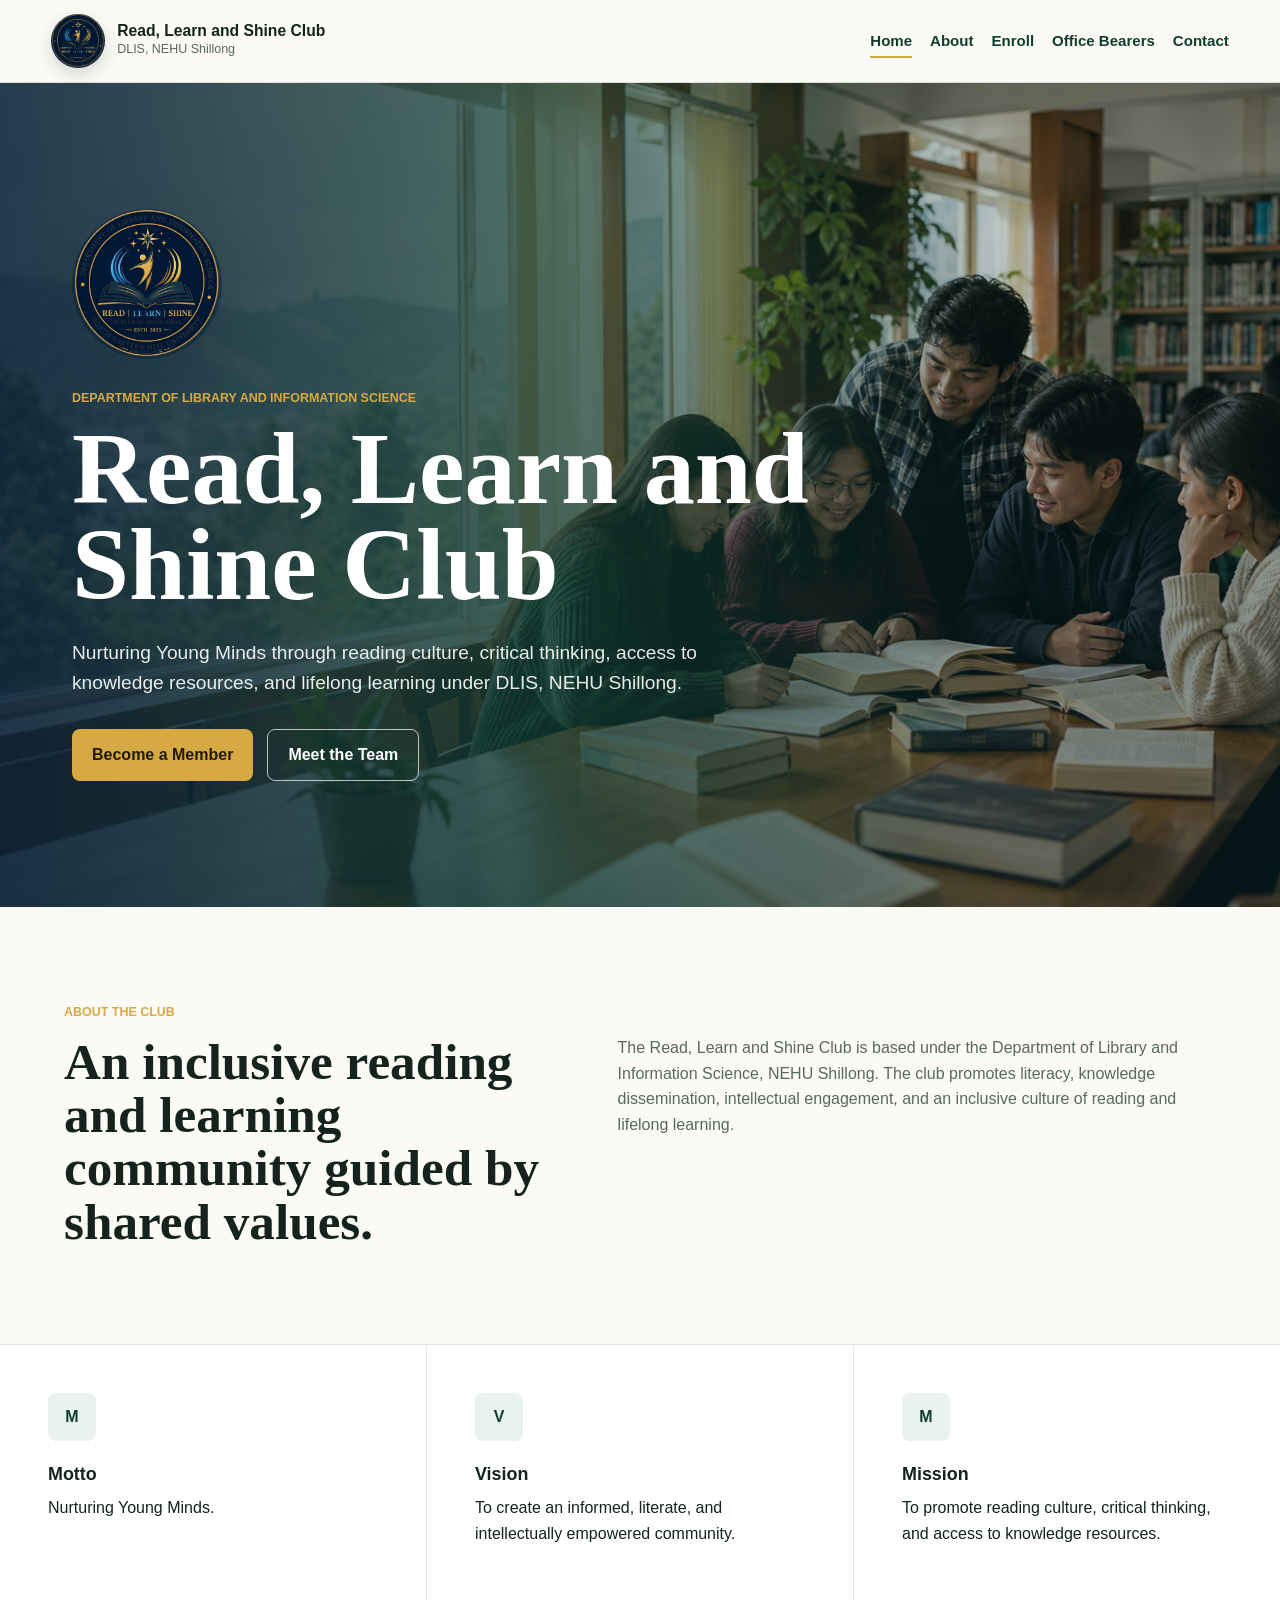
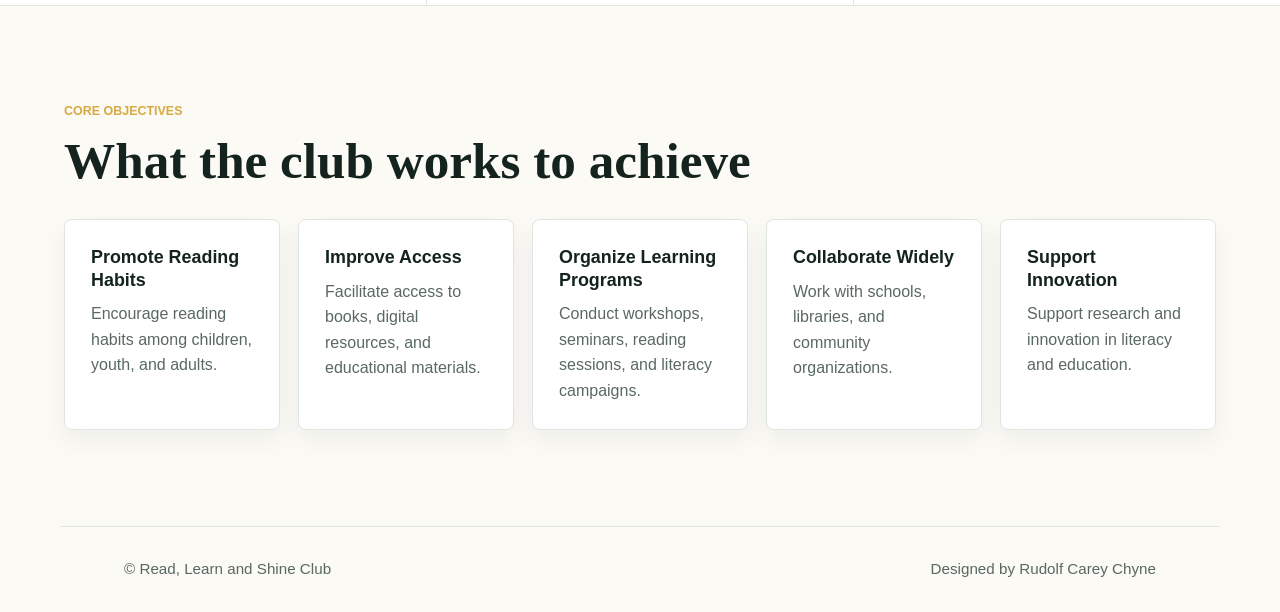
<file: index.html>
<!doctype html>
<html lang="en">
  <head>
    <meta charset="utf-8">
    <meta name="viewport" content="width=device-width, initial-scale=1">
    <meta
      name="description"
      content="Read, Learn and Shine Club of the Department of Library and Information Science, NEHU Shillong."
    >
    <title>Read, Learn and Shine Club | DLIS, NEHU Shillong</title>
    <link rel="preload" href="assets/hero-library-club.png" as="image">
    <link rel="preload" href="assets/read-learn-shine-logo.png" as="image">
    <link rel="stylesheet" href="styles.css">
  </head>
  <body>
    <!-- Site Header -->
    <header class="site-header" id="top">
      <a class="brand" href="index.html" aria-label="Read, Learn and Shine Club home">
        <img class="brand-logo" src="assets/read-learn-shine-logo.png" alt="Read, Learn and Shine Club logo">
        <span>
          <strong>Read, Learn and Shine Club</strong>
          <small>DLIS, NEHU Shillong</small>
        </span>
      </a>

      <nav class="nav" aria-label="Main navigation">
        <a class="active" href="index.html">Home</a>
        <a href="index.html#about">About</a>
        <a href="enroll.html">Enroll</a>
        <a href="office-bearers.html">Office Bearers</a>
        <a href="contact.html">Contact</a>
      </nav>
    </header>

    <main>
      <!-- Hero Section -->
      <section class="hero" aria-label="Club introduction">
        <img
          class="hero-image"
          src="assets/hero-library-club.png"
          alt="Students reading and discussing books in a bright university library"
        >
        <div class="hero-overlay"></div>
        <div class="hero-content">
          <img class="hero-logo" src="assets/read-learn-shine-logo.png" alt="Read, Learn and Shine Club official logo">
          <p class="eyebrow">Department of Library and Information Science</p>
          <h1>Read, Learn and Shine Club</h1>
          <p>
            Nurturing Young Minds through reading culture, critical thinking,
            access to knowledge resources, and lifelong learning under DLIS,
            NEHU Shillong.
          </p>
          <div class="hero-actions">
            <a class="button primary" href="enroll.html">Become a Member</a>
            <a class="button secondary" href="office-bearers.html">Meet the Team</a>
          </div>
        </div>
      </section>

      <!-- About Section -->
      <section class="intro-band" id="about">
        <div class="section-kicker">About the Club</div>
        <div class="split">
          <h2>An inclusive reading and learning community guided by shared values.</h2>
          <p>
            The Read, Learn and Shine Club is based under the Department of
            Library and Information Science, NEHU Shillong. The club promotes
            literacy, knowledge dissemination, intellectual engagement, and an
            inclusive culture of reading and lifelong learning.
          </p>
        </div>
      </section>

      <!-- Motto, Vision and Mission -->
      <section class="values" aria-label="Motto, vision, and mission">
        <article>
          <span class="icon">M</span>
          <h3>Motto</h3>
          <p>Nurturing Young Minds.</p>
        </article>
        <article>
          <span class="icon">V</span>
          <h3>Vision</h3>
          <p>To create an informed, literate, and intellectually empowered community.</p>
        </article>
        <article>
          <span class="icon">M</span>
          <h3>Mission</h3>
          <p>To promote reading culture, critical thinking, and access to knowledge resources.</p>
        </article>
      </section>

      <!-- Objectives Section -->
      <section class="content-section" id="objectives">
        <div class="section-heading">
          <p class="section-kicker">Core Objectives</p>
          <h2>What the club works to achieve</h2>
        </div>
        <div class="activity-grid">
          <article>
            <h3>Promote Reading Habits</h3>
            <p>Encourage reading habits among children, youth, and adults.</p>
          </article>
          <article>
            <h3>Improve Access</h3>
            <p>Facilitate access to books, digital resources, and educational materials.</p>
          </article>
          <article>
            <h3>Organize Learning Programs</h3>
            <p>Conduct workshops, seminars, reading sessions, and literacy campaigns.</p>
          </article>
          <article>
            <h3>Collaborate Widely</h3>
            <p>Work with schools, libraries, and community organizations.</p>
          </article>
          <article>
            <h3>Support Innovation</h3>
            <p>Support research and innovation in literacy and education.</p>
          </article>
        </div>
      </section>
    </main>

    <!-- Site Footer -->
    <footer class="footer">
      <p>&copy; Read, Learn and Shine Club</p>
      <p>Designed by Rudolf Carey Chyne</p>
    </footer>
  </body>
</html>
</file>
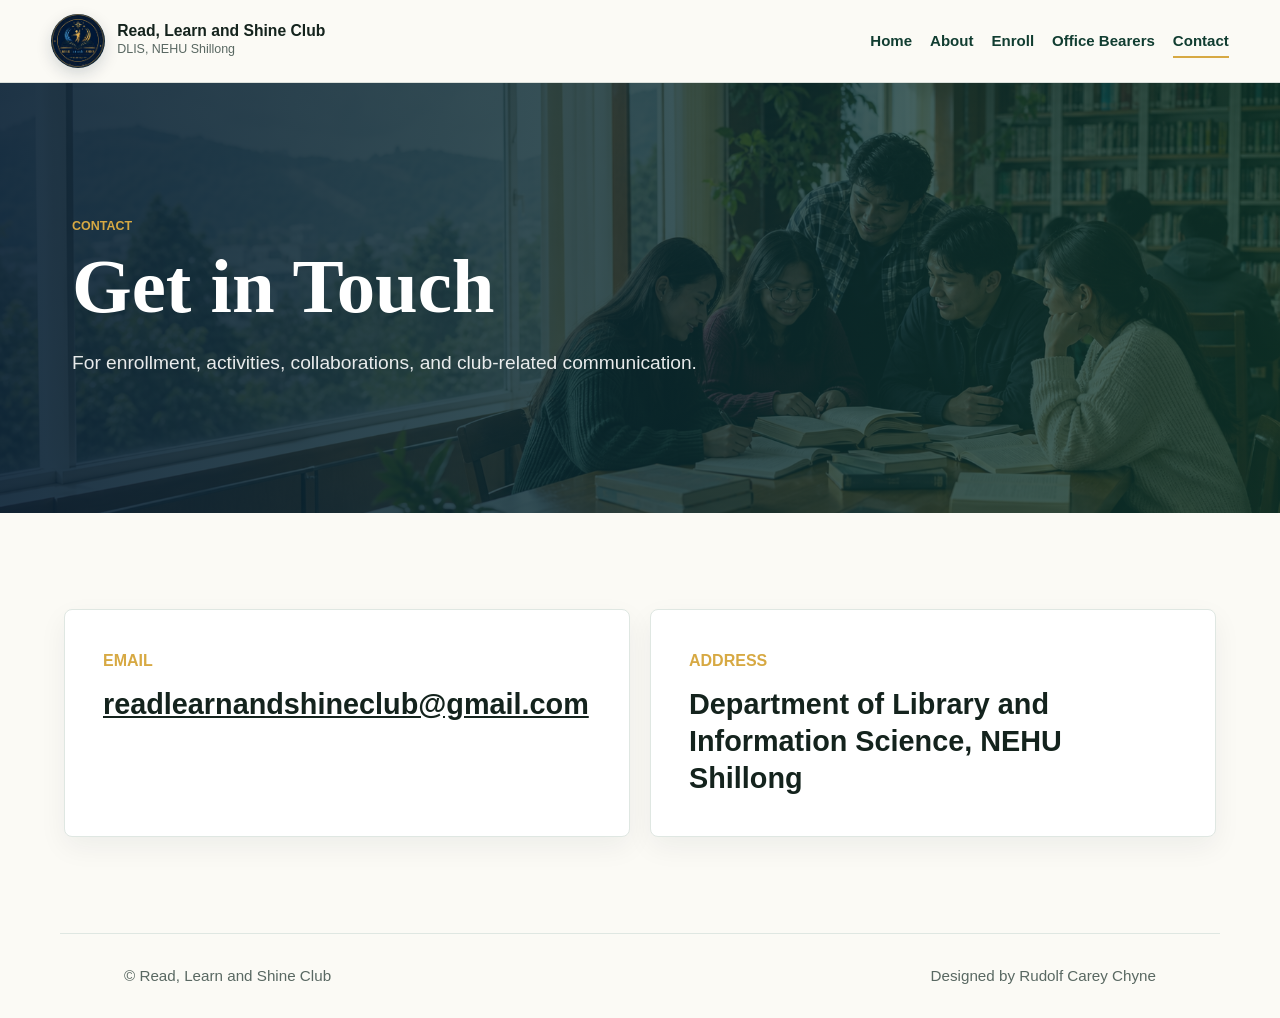
<file: contact.html>
<!doctype html>
<html lang="en">
  <head>
    <meta charset="utf-8">
    <meta name="viewport" content="width=device-width, initial-scale=1">
    <meta name="description" content="Contact Read, Learn and Shine Club.">
    <title>Contact | Read, Learn and Shine Club</title>
    <link rel="stylesheet" href="styles.css">
  </head>
  <body>
    <!-- Site Header -->
    <header class="site-header">
      <a class="brand" href="index.html" aria-label="Read, Learn and Shine Club home">
        <img class="brand-logo" src="assets/read-learn-shine-logo.png" alt="Read, Learn and Shine Club logo">
        <span>
          <strong>Read, Learn and Shine Club</strong>
          <small>DLIS, NEHU Shillong</small>
        </span>
      </a>

      <nav class="nav" aria-label="Main navigation">
        <a href="index.html">Home</a>
        <a href="index.html#about">About</a>
        <a href="enroll.html">Enroll</a>
        <a href="office-bearers.html">Office Bearers</a>
        <a class="active" href="contact.html">Contact</a>
      </nav>
    </header>

    <main>
      <!-- Page Hero -->
      <section class="page-hero contact-hero">
        <div>
          <p class="eyebrow">Contact</p>
          <h1>Get in Touch</h1>
          <p>For enrollment, activities, collaborations, and club-related communication.</p>
        </div>
      </section>

      <!-- Contact Details -->
      <section class="content-section">
        <div class="contact-grid">
          <article class="contact-card">
            <span>Email</span>
            <h2><a href="mailto:readlearnandshineclub@gmail.com">readlearnandshineclub@gmail.com</a></h2>
          </article>
          <article class="contact-card">
            <span>Address</span>
            <h2>Department of Library and Information Science, NEHU Shillong</h2>
          </article>
        </div>
      </section>
    </main>

    <!-- Site Footer -->
    <footer class="footer">
      <p>&copy; Read, Learn and Shine Club</p>
      <p>Designed by Rudolf Carey Chyne</p>
    </footer>
  </body>
</html>
</file>
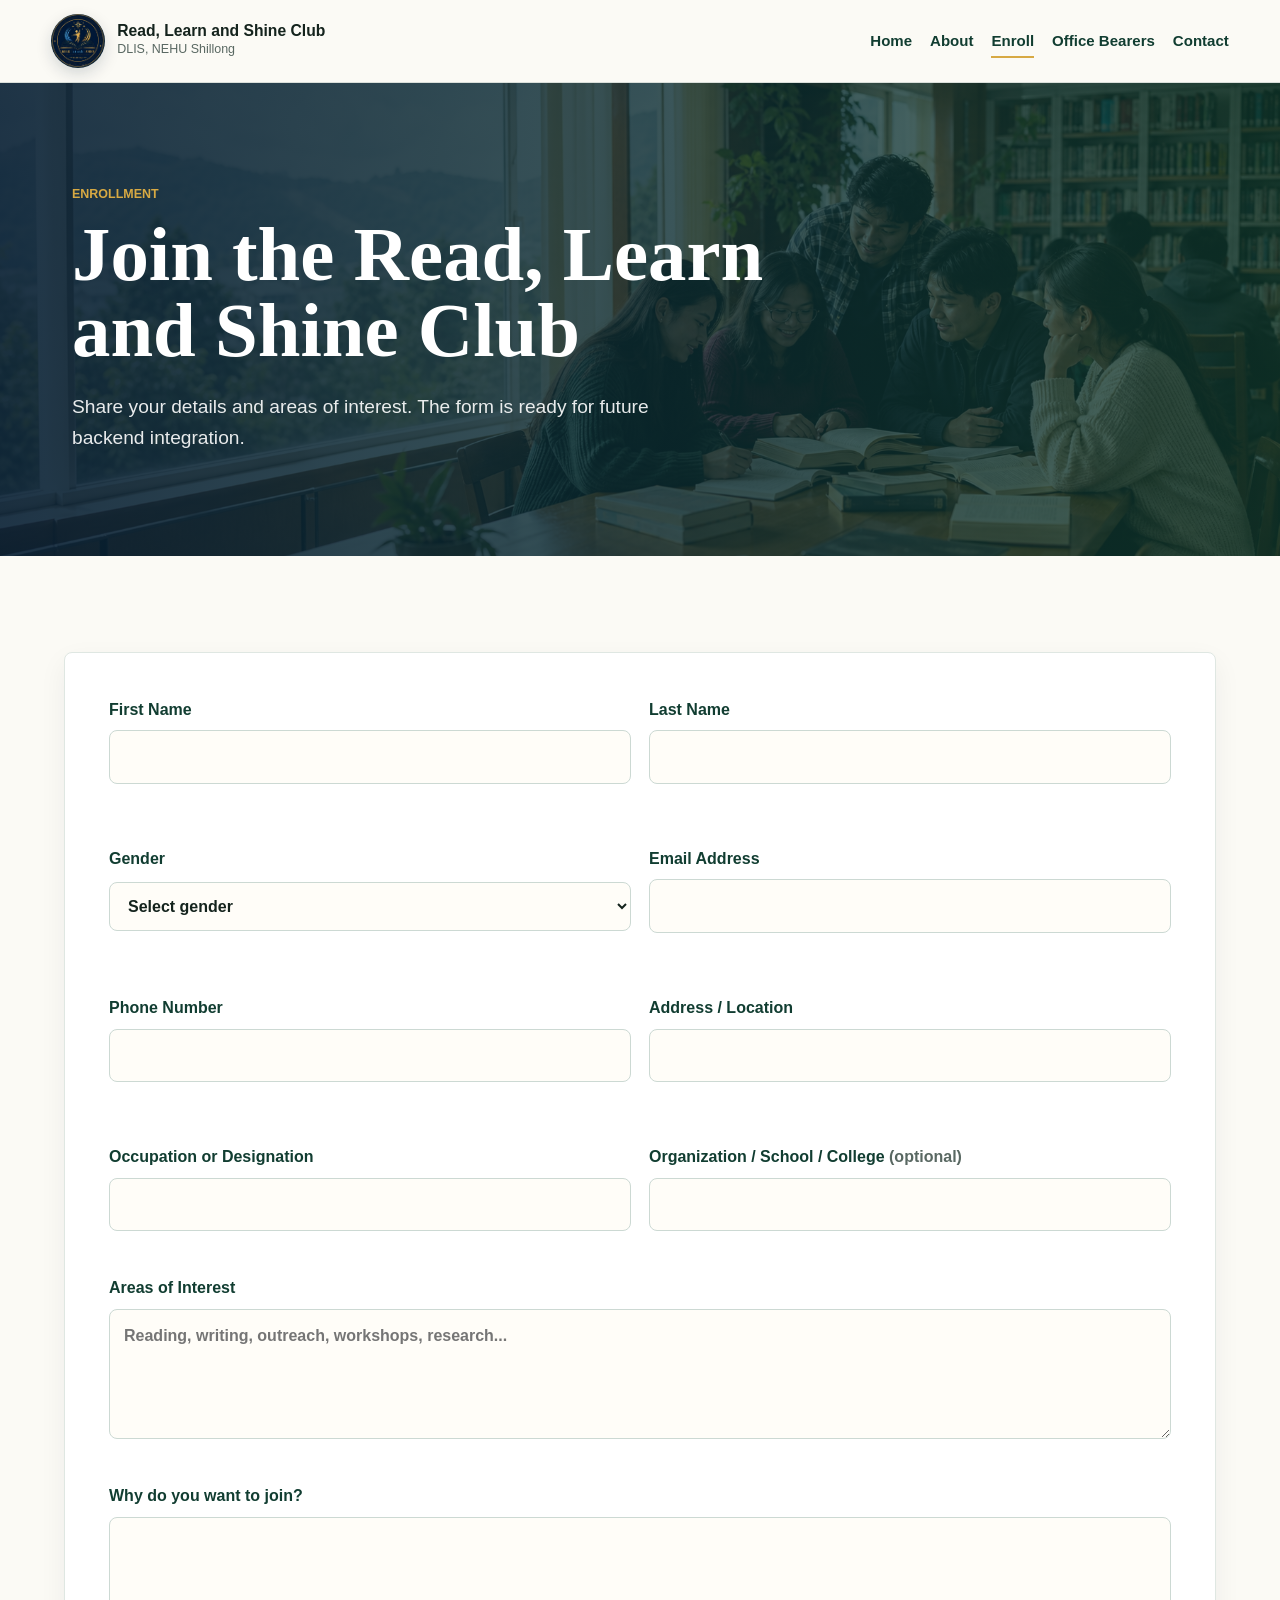
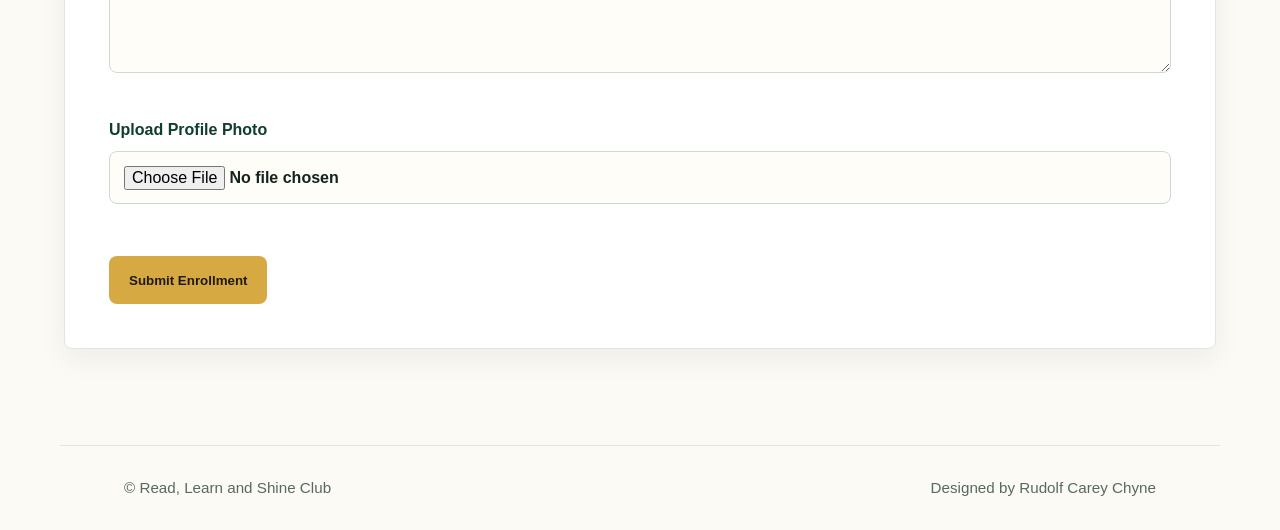
<file: enroll.html>
<!doctype html>
<html lang="en">
  <head>
    <meta charset="utf-8">
    <meta name="viewport" content="width=device-width, initial-scale=1">
    <meta name="description" content="Enroll in the Read, Learn and Shine Club.">
    <title>Enroll | Read, Learn and Shine Club</title>
    <link rel="stylesheet" href="styles.css">
  </head>
  <body>
    <!-- Site Header -->
    <header class="site-header">
      <a class="brand" href="index.html" aria-label="Read, Learn and Shine Club home">
        <img class="brand-logo" src="assets/read-learn-shine-logo.png" alt="Read, Learn and Shine Club logo">
        <span>
          <strong>Read, Learn and Shine Club</strong>
          <small>DLIS, NEHU Shillong</small>
        </span>
      </a>

      <nav class="nav" aria-label="Main navigation">
        <a href="index.html">Home</a>
        <a href="index.html#about">About</a>
        <a class="active" href="enroll.html">Enroll</a>
        <a href="office-bearers.html">Office Bearers</a>
        <a href="contact.html">Contact</a>
      </nav>
    </header>

    <main>
      <!-- Page Hero -->
      <section class="page-hero enroll-hero">
        <div>
          <p class="eyebrow">Enrollment</p>
          <h1>Join the Read, Learn and Shine Club</h1>
          <p>Share your details and areas of interest. The form is ready for future backend integration.</p>
        </div>
      </section>

      <!-- Enrollment Form -->
      <section class="content-section">
        <form
          class="enroll-form"
          id="enrollForm"
          action="https://formsubmit.co/readlearnandshineclub@gmail.com"
          method="POST"
          enctype="multipart/form-data"
          target="formTarget"
          novalidate
        >
          <input type="hidden" name="_subject" value="New Read, Learn and Shine Club Enrollment">
          <input type="hidden" name="_template" value="table">
          <input type="hidden" name="_captcha" value="false">
          <div class="form-grid">
            <label>
              <span>First Name</span>
              <input type="text" name="firstName" required>
              <small class="error"></small>
            </label>
            <label>
              <span>Last Name</span>
              <input type="text" name="lastName" required>
              <small class="error"></small>
            </label>
            <label>
              <span>Gender</span>
              <select name="gender" required>
                <option value="">Select gender</option>
                <option>Female</option>
                <option>Male</option>
                <option>Other</option>
                <option>Prefer not to say</option>
              </select>
              <small class="error"></small>
            </label>
            <label>
              <span>Email Address</span>
              <input type="email" name="email" required>
              <small class="error"></small>
            </label>
            <label>
              <span>Phone Number</span>
              <input type="tel" name="phone" required inputmode="tel">
              <small class="error"></small>
            </label>
            <label>
              <span>Address / Location</span>
              <input type="text" name="location" required>
              <small class="error"></small>
            </label>
            <label>
              <span>Occupation or Designation</span>
              <input type="text" name="occupation" required>
              <small class="error"></small>
            </label>
            <label>
              <span>Organization / School / College <em>(optional)</em></span>
              <input type="text" name="organization">
              <small class="error"></small>
            </label>
          </div>

          <label>
            <span>Areas of Interest</span>
            <textarea name="interests" rows="4" required placeholder="Reading, writing, outreach, workshops, research..."></textarea>
            <small class="error"></small>
          </label>

          <label>
            <span>Why do you want to join?</span>
            <textarea name="reason" rows="5" required></textarea>
            <small class="error"></small>
          </label>

          <label>
            <span>Upload Profile Photo</span>
            <input type="file" name="photo" accept="image/*" required>
            <small class="error"></small>
          </label>

          <button class="button primary submit-button" type="submit">Submit Enrollment</button>
        </form>
        <iframe class="form-target" name="formTarget" title="Enrollment submission"></iframe>
      </section>
    </main>

    <!-- Success Modal -->
    <div class="modal" id="successModal" aria-hidden="true" role="dialog" aria-labelledby="modalTitle">
      <div class="modal-card">
        <button class="modal-close" type="button" aria-label="Close confirmation">&times;</button>
        <div class="checkmark">✓</div>
        <h2 id="modalTitle">Enrollment Submitted</h2>
        <p>Thank you for enrolling in the Read, Learn and Shine Club. Confirmation of your membership will be communicated shortly.</p>
      </div>
    </div>

    <!-- Site Footer -->
    <footer class="footer">
      <p>&copy; Read, Learn and Shine Club</p>
      <p>Designed by Rudolf Carey Chyne</p>
    </footer>

    <script src="script.js"></script>
  </body>
</html>
</file>
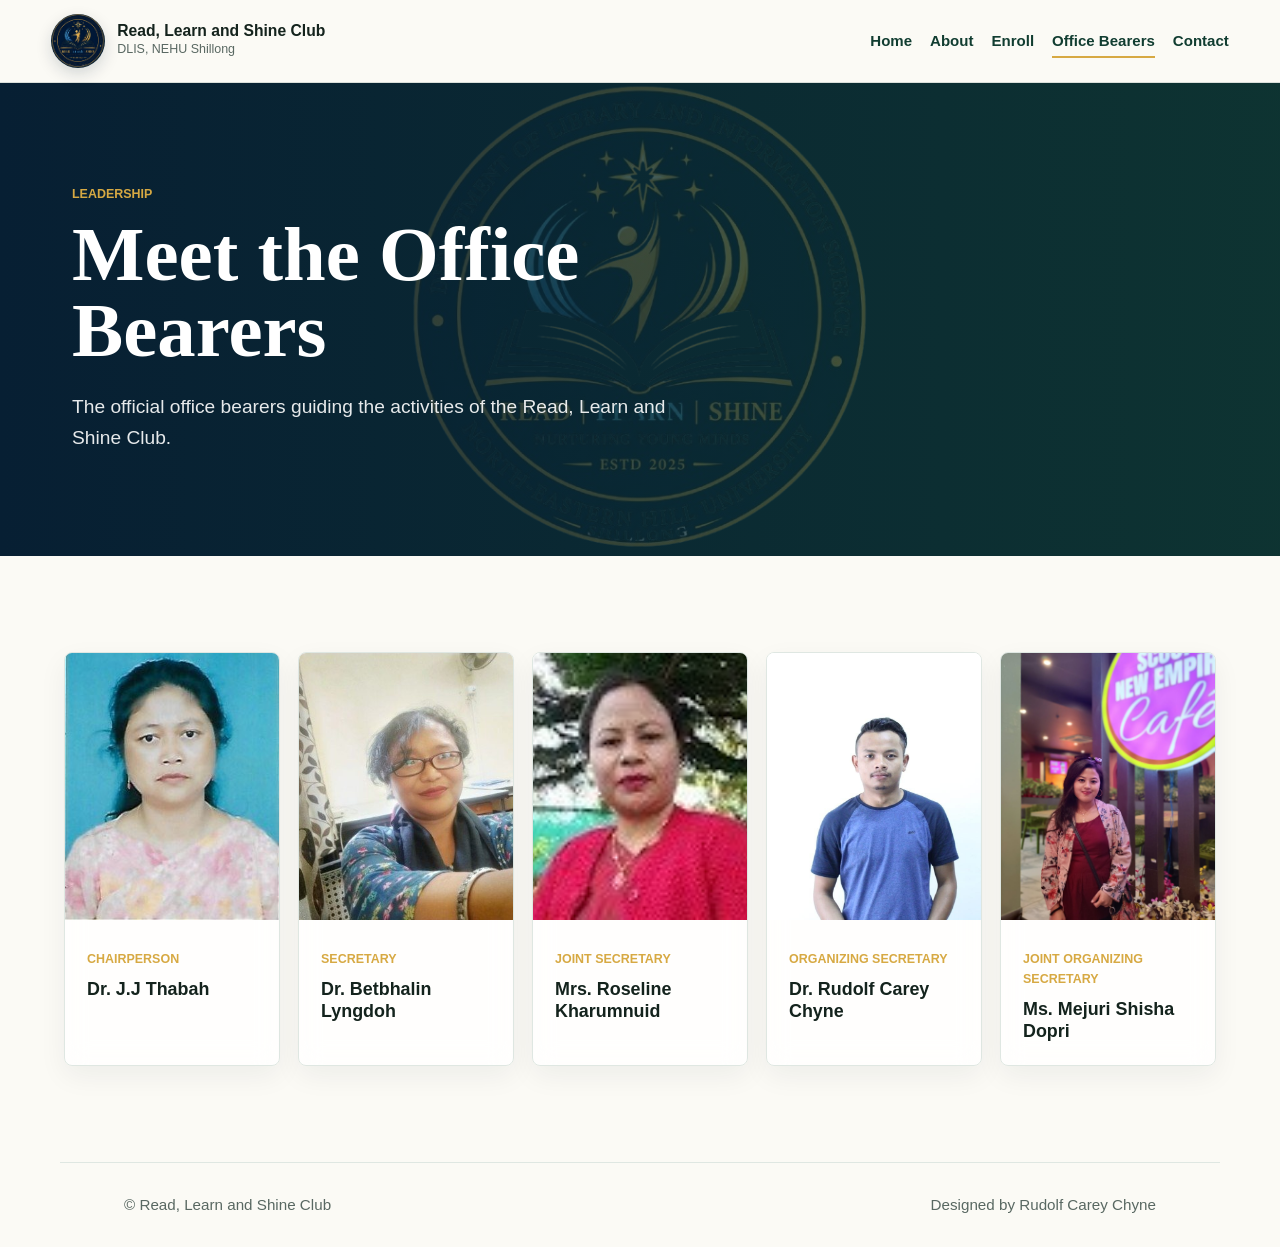
<file: office-bearers.html>
<!doctype html>
<html lang="en">
  <head>
    <meta charset="utf-8">
    <meta name="viewport" content="width=device-width, initial-scale=1">
    <meta name="description" content="Office bearers of the Read, Learn and Shine Club.">
    <title>Office Bearers | Read, Learn and Shine Club</title>
    <link rel="stylesheet" href="styles.css">
  </head>
  <body>
    <!-- Site Header -->
    <header class="site-header">
      <a class="brand" href="index.html" aria-label="Read, Learn and Shine Club home">
        <img class="brand-logo" src="assets/read-learn-shine-logo.png" alt="Read, Learn and Shine Club logo">
        <span>
          <strong>Read, Learn and Shine Club</strong>
          <small>DLIS, NEHU Shillong</small>
        </span>
      </a>

      <nav class="nav" aria-label="Main navigation">
        <a href="index.html">Home</a>
        <a href="index.html#about">About</a>
        <a href="enroll.html">Enroll</a>
        <a class="active" href="office-bearers.html">Office Bearers</a>
        <a href="contact.html">Contact</a>
      </nav>
    </header>

    <main>
      <!-- Page Hero -->
      <section class="page-hero bearers-hero">
        <div>
          <p class="eyebrow">Leadership</p>
          <h1>Meet the Office Bearers</h1>
          <p>The official office bearers guiding the activities of the Read, Learn and Shine Club.</p>
        </div>
      </section>

      <!-- Office Bearers Grid -->
      <section class="content-section">
        <div class="bearer-grid">
          <article class="bearer-card">
            <img src="[data-uri]" alt="Dr. J.J Thabah">
            <div>
              <p>Chairperson</p>
              <h2>Dr. J.J Thabah</h2>
            </div>
          </article>
          <article class="bearer-card">
            <img src="[data-uri]" alt="Dr. Betbhalin Lyngdoh">
            <div>
              <p>Secretary</p>
              <h2>Dr. Betbhalin Lyngdoh</h2>
            </div>
          </article>
          <article class="bearer-card">
            <img src="[data-uri]" alt="Mrs. Roseline Kharumnuid">
            <div>
              <p>Joint Secretary</p>
              <h2>Mrs. Roseline Kharumnuid</h2>
            </div>
          </article>
          <article class="bearer-card">
            <img src="[data-uri]" alt="Dr. Rudolf Carey Chyne">
            <div>
              <p>Organizing Secretary</p>
              <h2>Dr. Rudolf Carey Chyne</h2>
            </div>
          </article>
          <article class="bearer-card">
            <img src="[data-uri]" alt="Ms. Mejuri Shisha Dopri">
            <div>
              <p>Joint Organizing Secretary</p>
              <h2>Ms. Mejuri Shisha Dopri</h2>
            </div>
          </article>
        </div>
      </section>
    </main>

    <!-- Site Footer -->
    <footer class="footer">
      <p>&copy; Read, Learn and Shine Club</p>
      <p>Designed by Rudolf Carey Chyne</p>
    </footer>
  </body>
</html>
</file>
<file: styles.css>
:root {
  --ink: #14231d;
  --muted: #596862;
  --paper: #fbfaf5;
  --white: #ffffff;
  --navy: #071f33;
  --green: #113d31;
  --green-soft: #eaf2ee;
  --gold: #d7a943;
  --gold-soft: #fff4cc;
  --line: #dfe7e2;
  --danger: #b42318;
  --shadow: 0 24px 60px rgba(7, 31, 51, 0.14);
}

* {
  box-sizing: border-box;
}

html {
  scroll-behavior: smooth;
}

body {
  margin: 0;
  background: var(--paper);
  color: var(--ink);
  font-family: Arial, Helvetica, sans-serif;
  line-height: 1.6;
}

body.modal-open {
  overflow: hidden;
}

a {
  color: inherit;
}

img {
  max-width: 100%;
}

/* Shared Header */
.site-header {
  position: sticky;
  top: 0;
  z-index: 20;
  display: flex;
  align-items: center;
  justify-content: space-between;
  gap: 24px;
  min-height: 76px;
  padding: 14px clamp(18px, 4vw, 56px);
  background: rgba(251, 250, 245, 0.94);
  border-bottom: 1px solid rgba(17, 61, 49, 0.14);
  backdrop-filter: blur(16px);
}

.brand {
  display: flex;
  align-items: center;
  gap: 12px;
  text-decoration: none;
}

.brand-logo {
  width: 54px;
  height: 54px;
  object-fit: contain;
  border-radius: 50%;
  background: var(--navy);
  box-shadow: 0 6px 16px rgba(7, 31, 51, 0.16);
}

.brand strong,
.brand small {
  display: block;
}

.brand strong {
  font-size: 0.98rem;
  line-height: 1.2;
}

.brand small {
  color: var(--muted);
  font-size: 0.78rem;
}

.nav {
  display: flex;
  flex-wrap: wrap;
  justify-content: flex-end;
  gap: 8px 18px;
  color: var(--green);
  font-size: 0.94rem;
  font-weight: 800;
}

.nav a {
  position: relative;
  text-decoration: none;
}

.nav a::after {
  position: absolute;
  left: 0;
  bottom: -5px;
  width: 100%;
  height: 2px;
  background: var(--gold);
  content: "";
  transform: scaleX(0);
  transform-origin: left;
  transition: transform 180ms ease;
}

.nav a:hover::after,
.nav a.active::after {
  transform: scaleX(1);
}

/* Home Hero */
.hero {
  position: relative;
  min-height: calc(100vh - 76px);
  display: grid;
  align-items: center;
  overflow: hidden;
}

.hero-image,
.hero-overlay {
  position: absolute;
  inset: 0;
  width: 100%;
  height: 100%;
}

.hero-image {
  object-fit: cover;
}

.hero-overlay {
  background:
    linear-gradient(90deg, rgba(7, 31, 51, 0.86) 0%, rgba(17, 61, 49, 0.72) 42%, rgba(17, 61, 49, 0.2) 78%),
    linear-gradient(0deg, rgba(7, 31, 51, 0.36), rgba(7, 31, 51, 0.04));
}

.hero-content {
  position: relative;
  z-index: 1;
  width: min(760px, calc(100% - 36px));
  margin-left: clamp(18px, 6vw, 72px);
  color: var(--white);
}

.hero-logo {
  width: clamp(92px, 13vw, 150px);
  height: clamp(92px, 13vw, 150px);
  margin-bottom: 22px;
  object-fit: contain;
  border-radius: 50%;
  background: rgba(7, 31, 51, 0.52);
  box-shadow: var(--shadow);
}

.eyebrow,
.section-kicker {
  margin: 0 0 12px;
  color: var(--gold);
  font-size: 0.78rem;
  font-weight: 900;
  letter-spacing: 0;
  text-transform: uppercase;
}

.hero h1,
.page-hero h1,
h2 {
  margin: 0;
  font-family: Georgia, "Times New Roman", serif;
  letter-spacing: 0;
}

.hero h1 {
  max-width: 760px;
  font-size: clamp(3rem, 8vw, 6.4rem);
  line-height: 0.94;
}

.hero p:not(.eyebrow),
.page-hero p:not(.eyebrow) {
  max-width: 640px;
  margin: 24px 0 0;
  color: rgba(255, 255, 255, 0.9);
  font-size: clamp(1.02rem, 1.5vw, 1.22rem);
}

.hero-actions {
  display: flex;
  flex-wrap: wrap;
  gap: 14px;
  margin-top: 30px;
}

.button {
  display: inline-flex;
  align-items: center;
  justify-content: center;
  min-height: 48px;
  padding: 12px 20px;
  border: 0;
  border-radius: 8px;
  font-weight: 900;
  text-decoration: none;
  cursor: pointer;
  transition: transform 180ms ease, box-shadow 180ms ease, background 180ms ease;
}

.button:hover {
  transform: translateY(-2px);
  box-shadow: 0 16px 30px rgba(7, 31, 51, 0.18);
}

.button.primary {
  background: var(--gold);
  color: #211a0b;
}

.button.secondary {
  border: 1px solid rgba(255, 255, 255, 0.7);
  color: var(--white);
}

/* Shared Sections */
.intro-band,
.content-section {
  padding: clamp(54px, 8vw, 96px) clamp(18px, 5vw, 72px);
}

.split,
.section-heading,
.footer,
.enroll-form,
.bearer-grid,
.contact-grid {
  max-width: 1160px;
  margin: 0 auto;
}

.split {
  display: grid;
  grid-template-columns: minmax(240px, 0.9fr) minmax(280px, 1.1fr);
  gap: clamp(28px, 5vw, 72px);
  align-items: start;
}

h2 {
  font-size: clamp(2rem, 4vw, 3.7rem);
  line-height: 1.04;
}

h3 {
  margin: 0 0 10px;
  font-size: 1.12rem;
  line-height: 1.25;
}

p {
  margin: 0;
}

.split p,
.activity-grid p,
.footer {
  color: var(--muted);
}

.values {
  display: grid;
  grid-template-columns: repeat(3, 1fr);
  gap: 1px;
  background: var(--line);
  border-top: 1px solid var(--line);
  border-bottom: 1px solid var(--line);
}

.values article {
  min-height: 260px;
  padding: clamp(28px, 4vw, 48px);
  background: var(--white);
}

.icon {
  display: grid;
  place-items: center;
  width: 48px;
  height: 48px;
  margin-bottom: 22px;
  border-radius: 8px;
  background: var(--green-soft);
  color: var(--green);
  font-weight: 900;
}

.section-heading {
  margin-bottom: 32px;
}

.activity-grid {
  display: grid;
  grid-template-columns: repeat(5, minmax(0, 1fr));
  gap: 18px;
  max-width: 1160px;
  margin: 0 auto;
}

.activity-grid article,
.bearer-card,
.contact-card,
.enroll-form {
  border: 1px solid var(--line);
  border-radius: 8px;
  background: var(--white);
  box-shadow: 0 10px 28px rgba(7, 31, 51, 0.06);
}

.activity-grid article {
  padding: 26px;
  transition: transform 180ms ease, box-shadow 180ms ease;
}

.activity-grid article:hover {
  transform: translateY(-5px);
  box-shadow: var(--shadow);
}

/* Page Heroes */
.page-hero {
  position: relative;
  min-height: 430px;
  display: grid;
  align-items: center;
  padding: clamp(58px, 8vw, 104px) clamp(18px, 6vw, 72px);
  color: var(--white);
  overflow: hidden;
  background:
    linear-gradient(90deg, rgba(7, 31, 51, 0.9), rgba(17, 61, 49, 0.74)),
    url("assets/hero-library-club.png") center / cover;
}

.page-hero > div {
  width: min(760px, 100%);
}

.page-hero h1 {
  font-size: clamp(2.8rem, 6vw, 5.8rem);
  line-height: 0.98;
}

.enroll-hero,
.contact-hero {
  background:
    linear-gradient(90deg, rgba(7, 31, 51, 0.9), rgba(17, 61, 49, 0.72)),
    url("assets/hero-library-club.png") center / cover;
}

.bearers-hero {
  background:
    linear-gradient(90deg, rgba(7, 31, 51, 0.88), rgba(17, 61, 49, 0.68)),
    url("assets/read-learn-shine-logo.png") center / contain no-repeat,
    var(--navy);
}

/* Enrollment Form */
.enroll-form {
  padding: clamp(24px, 5vw, 44px);
}

.form-grid {
  display: grid;
  grid-template-columns: repeat(2, 1fr);
  gap: 18px;
}

label {
  display: grid;
  gap: 8px;
  margin-bottom: 18px;
  color: var(--green);
  font-weight: 800;
}

label em {
  color: var(--muted);
  font-style: normal;
  font-weight: 600;
}

input,
select,
textarea {
  width: 100%;
  border: 1px solid #ccd9d3;
  border-radius: 8px;
  padding: 13px 14px;
  background: #fffdf8;
  color: var(--ink);
  font: inherit;
  outline: none;
  transition: border 180ms ease, box-shadow 180ms ease, background 180ms ease;
}

textarea {
  resize: vertical;
}

input:focus,
select:focus,
textarea:focus {
  border-color: var(--green);
  box-shadow: 0 0 0 4px rgba(17, 61, 49, 0.12);
  background: var(--white);
}

.invalid {
  border-color: var(--danger);
  box-shadow: 0 0 0 4px rgba(180, 35, 24, 0.1);
}

.error {
  min-height: 18px;
  color: var(--danger);
  font-size: 0.86rem;
  font-weight: 700;
}

.submit-button {
  margin-top: 8px;
}

.form-target {
  position: absolute;
  width: 1px;
  height: 1px;
  border: 0;
  opacity: 0;
  pointer-events: none;
}

/* Success Modal */
.modal {
  position: fixed;
  inset: 0;
  z-index: 50;
  display: grid;
  place-items: center;
  padding: 20px;
  background: rgba(7, 31, 51, 0.62);
  opacity: 0;
  pointer-events: none;
  transition: opacity 180ms ease;
}

.modal[aria-hidden="false"] {
  opacity: 1;
  pointer-events: auto;
}

.modal-card {
  position: relative;
  width: min(520px, 100%);
  padding: 38px;
  border-radius: 12px;
  background: var(--white);
  box-shadow: var(--shadow);
  text-align: center;
  transform: translateY(14px) scale(0.98);
  transition: transform 220ms ease;
}

.modal[aria-hidden="false"] .modal-card {
  transform: translateY(0) scale(1);
}

.modal-close {
  position: absolute;
  top: 14px;
  right: 14px;
  width: 36px;
  height: 36px;
  border: 0;
  border-radius: 50%;
  background: var(--green-soft);
  color: var(--green);
  cursor: pointer;
  font-size: 1.5rem;
}

.checkmark {
  display: grid;
  place-items: center;
  width: 76px;
  height: 76px;
  margin: 0 auto 18px;
  border-radius: 50%;
  background: var(--green);
  color: var(--white);
  font-size: 2.4rem;
  font-weight: 900;
}

.modal-card h2 {
  margin-bottom: 12px;
  font-size: clamp(1.8rem, 4vw, 2.4rem);
}

.modal-card p {
  color: var(--muted);
}

/* Office Bearers */
.bearer-grid {
  display: grid;
  grid-template-columns: repeat(5, minmax(0, 1fr));
  gap: 18px;
}

.bearer-card {
  overflow: hidden;
  background: rgba(255, 255, 255, 0.82);
  backdrop-filter: blur(12px);
  transition: transform 180ms ease, box-shadow 180ms ease;
}

.bearer-card:hover {
  transform: translateY(-7px);
  box-shadow: var(--shadow);
}

.bearer-card img {
  width: 100%;
  aspect-ratio: 4 / 5;
  object-fit: cover;
  background: var(--green-soft);
}

.bearer-card div {
  padding: 22px;
}

.bearer-card p {
  margin-bottom: 8px;
  color: var(--gold);
  font-size: 0.78rem;
  font-weight: 900;
  text-transform: uppercase;
}

.bearer-card h2 {
  font-family: Arial, Helvetica, sans-serif;
  font-size: 1.12rem;
  line-height: 1.25;
}

/* Contact Page */
.contact-grid {
  display: grid;
  grid-template-columns: repeat(2, 1fr);
  gap: 20px;
}

.contact-card {
  padding: clamp(24px, 4vw, 38px);
  transition: transform 180ms ease, box-shadow 180ms ease;
}

.contact-card:hover {
  transform: translateY(-5px);
  box-shadow: var(--shadow);
}

.contact-card span {
  display: block;
  margin-bottom: 12px;
  color: var(--gold);
  font-weight: 900;
  text-transform: uppercase;
}

.contact-card h2 {
  font-family: Arial, Helvetica, sans-serif;
  font-size: clamp(1.25rem, 2.4vw, 1.8rem);
  line-height: 1.3;
  overflow-wrap: anywhere;
}

/* Shared Footer */
.footer {
  display: flex;
  justify-content: space-between;
  gap: 20px;
  padding: 30px clamp(18px, 5vw, 72px);
  border-top: 1px solid var(--line);
  font-size: 0.95rem;
}

@media (min-width: 861px) and (max-width: 1180px) {
  .activity-grid,
  .bearer-grid {
    grid-template-columns: repeat(2, 1fr);
  }
}

@media (max-width: 860px) {
  .site-header {
    align-items: flex-start;
    flex-direction: column;
    min-height: 0;
  }

  .nav {
    justify-content: flex-start;
  }

  .hero {
    min-height: 680px;
  }

  .hero-overlay {
    background:
      linear-gradient(90deg, rgba(7, 31, 51, 0.88), rgba(17, 61, 49, 0.42)),
      linear-gradient(0deg, rgba(7, 31, 51, 0.54), rgba(7, 31, 51, 0.04));
  }

  .split,
  .values,
  .activity-grid,
  .form-grid,
  .bearer-grid,
  .contact-grid {
    grid-template-columns: 1fr;
  }

  .values article {
    min-height: auto;
  }

  .footer {
    flex-direction: column;
  }
}

@media (max-width: 520px) {
  .brand strong {
    font-size: 0.88rem;
  }

  .hero {
    min-height: 640px;
  }

  .hero-content {
    margin-left: 18px;
  }

  .hero h1 {
    font-size: 3rem;
  }

  .hero-actions {
    align-items: stretch;
    flex-direction: column;
  }

  .modal-card {
    padding: 30px 22px;
  }
}
</file>
